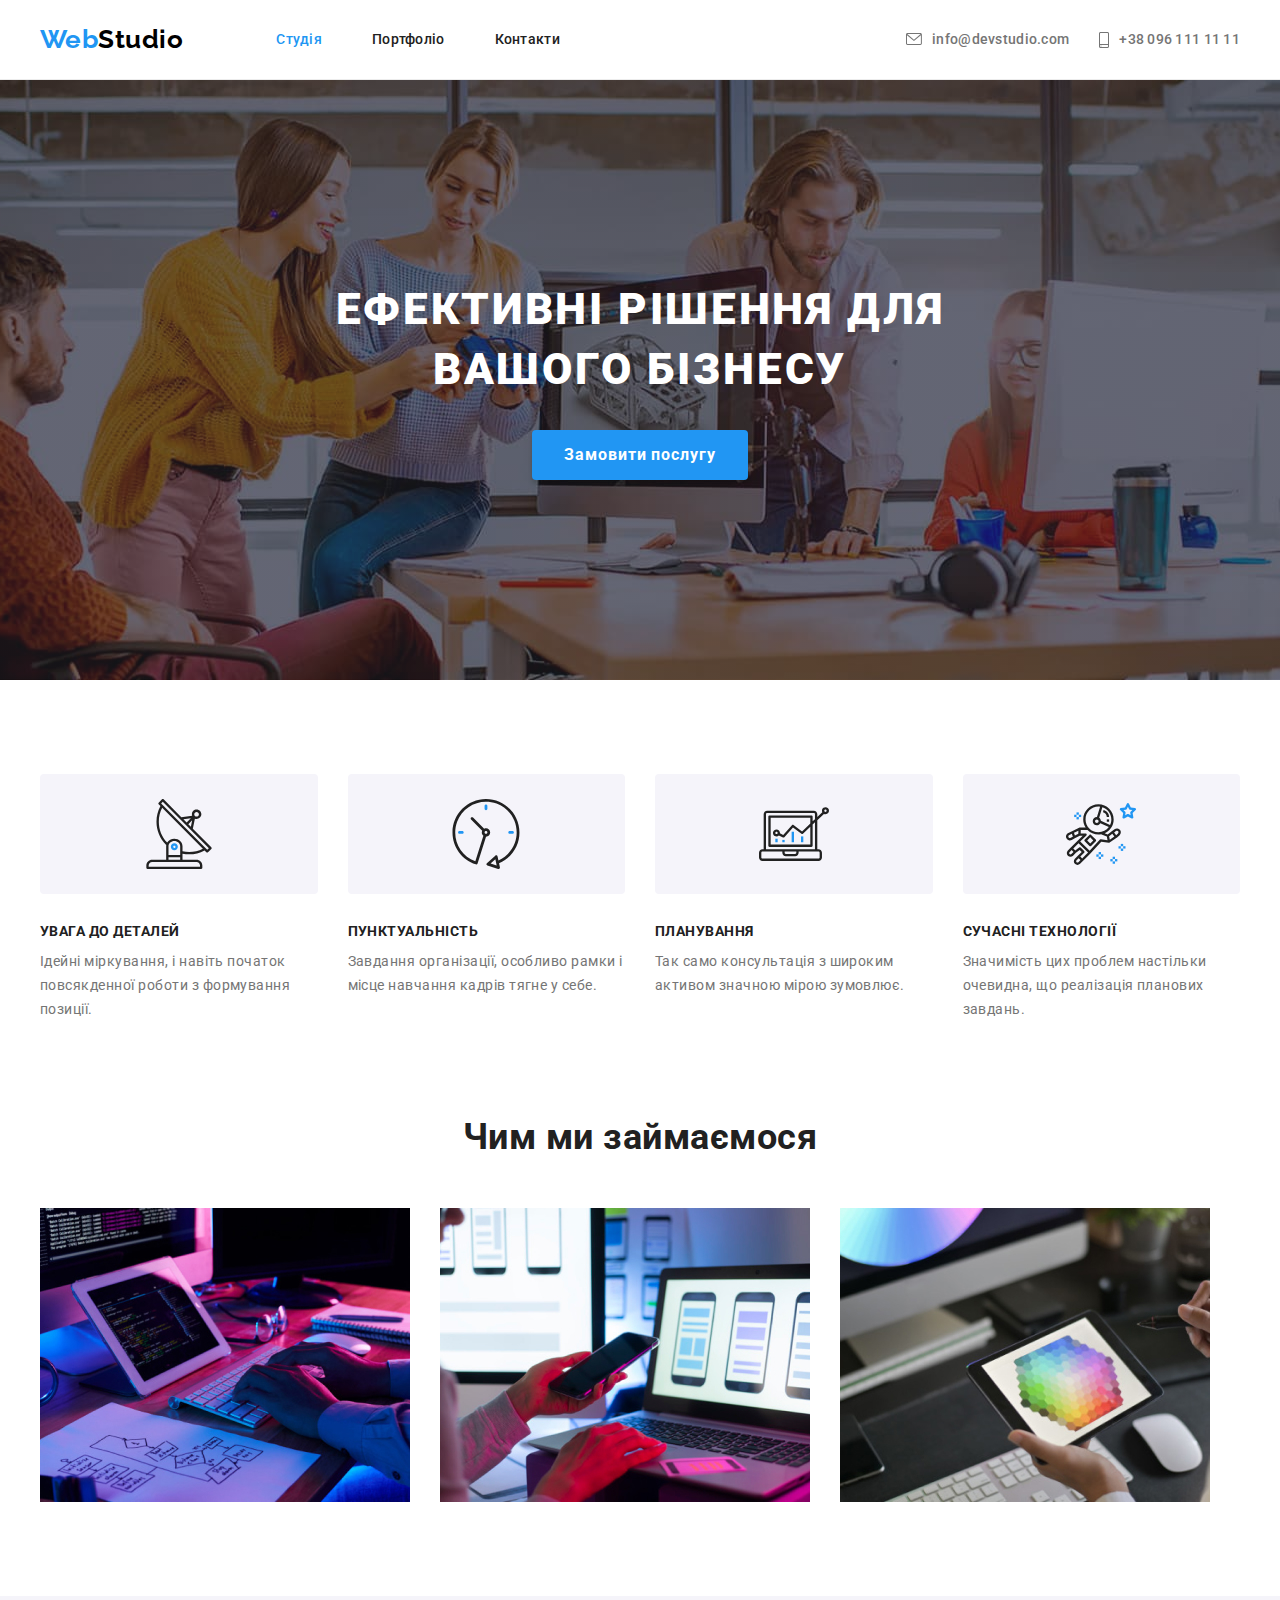
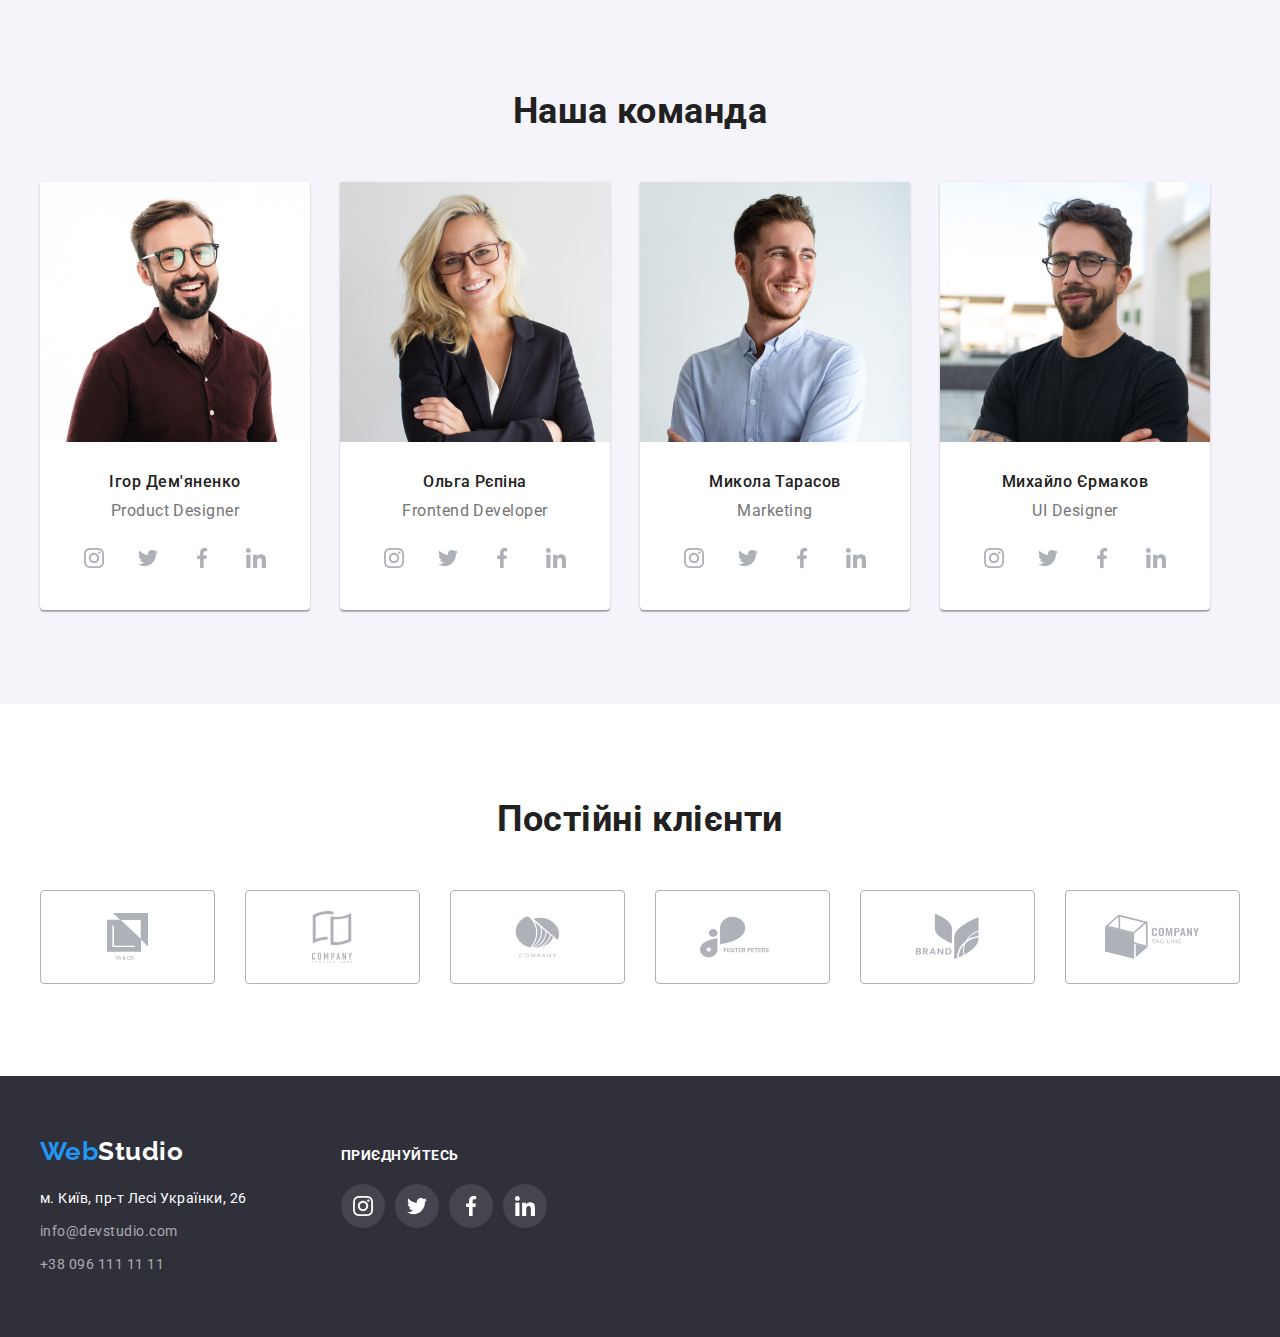
<file: index.html>
<!DOCTYPE html>
<html lang="uk">
  <head>
    <meta charset="UTF-8" />
    <meta http-equiv="X-UA-Compatible" content="IE=edge" />
    <meta name="viewport" content="width=device-width, initial-scale=1.0" />
    <title>WebStudio</title>
    <link rel="preconnect" href="https://fonts.googleapis.com" />
    <link rel="preconnect" href="https://fonts.gstatic.com" crossorigin />
    <link
      href="https://fonts.googleapis.com/css2?family=Raleway:wght@700&family=Roboto:wght@400;500;700;900&display=swap"
      rel="stylesheet" />
    <link
      rel="stylesheet"
      href="https://cdnjs.cloudflare.com/ajax/libs/modern-normalize/1.1.0/modern-normalize.min.css"
      integrity="sha512-wpPYUAdjBVSE4KJnH1VR1HeZfpl1ub8YT/NKx4PuQ5NmX2tKuGu6U/JRp5y+Y8XG2tV+wKQpNHVUX03MfMFn9Q=="
      crossorigin="anonymous"
      referrerpolicy="no-referrer" />
    <link rel="stylesheet" href="./css/styles.css" />
  </head>
  <body>
    <header>
      <div class="container container-header">
        <nav class="header-nav">
          <a class="logo" href="./"><span>Web</span>Studio</a>
          <ul class="site-nav list-header">
            <li><a class="current" href="./">Студія</a></li>
            <li><a href="./portfolio.html">Портфоліо</a></li>
            <li><a href="#">Контакти</a></li>
          </ul>
        </nav>
        <ul class="auth-nav list-header">
          <li>
            <a class="header-link" href="mailto:info@devstudio.com">
              <svg width="16" height="12" class="icon-header icon-letter">
                <use href="./images/sprite.svg#icon-letter"></use>
              </svg>
              info@devstudio.com
            </a>
          </li>
          <li>
            <a class="header-link" href="tel:+380961111111">
              <svg width="10" height="16" class="icon-header icon-smartphone">
                <use href="./images/sprite.svg#icon-smartphone"></use>
              </svg>
              +38 096 111 11 11</a
            >
          </li>
        </ul>
      </div>
    </header>

    <main>
      <section class="hero">
        <div class="container">
          <h1 class="hero-title">
            Ефективні рішення для <br />
            вашого бізнесу
          </h1>
          <button type="button" class="hero-button">Замовити послугу</button>
        </div>
      </section>

      <section class="section section-plus">
        <div class="container">
          <h2 class="section-title visually-hidden">Плюси команди</h2>
          <ul class="plus-list">
            <li>
              <div class="plus-list-block">
                <svg class="plus-list-icon icon-antenna">
                  <use href="./images/sprite.svg#icon-antenna"></use>
                </svg>
              </div>
              <h3>Увага до деталей</h3>
              <p>
                Ідейні міркування, і навіть початок повсякденної роботи з
                формування позиції.
              </p>
            </li>
            <li>
              <div class="plus-list-block">
                <svg class="plus-list-icon icon-clock">
                  <use href="./images/sprite.svg#icon-clock"></use>
                </svg>
              </div>
              <h3>Пунктуальність</h3>
              <p>
                Завдання організації, особливо рамки і місце навчання кадрів
                тягне у себе.
              </p>
            </li>
            <li>
              <div class="plus-list-block">
                <svg class="plus-list-icon icon-diagram">
                  <use href="./images/sprite.svg#icon-diagram"></use>
                </svg>
              </div>
              <h3>Планування</h3>
              <p>
                Так само консультація з широким активом значною мірою зумовлює.
              </p>
            </li>
            <li>
              <div class="plus-list-block">
                <svg class="plus-list-icon icon-astronaut">
                  <use href="./images/sprite.svg#icon-astronaut"></use>
                </svg>
              </div>
              <h3>Сучасні технології</h3>
              <p>
                Значимість цих проблем настільки очевидна, що реалізація
                планових завдань.
              </p>
            </li>
          </ul>
        </div>
      </section>

      <section class="section">
        <div class="container">
          <h2 class="section-title">Чим ми займаємося</h2>
          <ul class="work-list">
            <li>
              <img
                src="./images/work1.jpg"
                width="370"
                alt="Руки за ноутбуком" />
            </li>
            <li>
              <img
                src="./images/work2.jpg"
                width="370"
                alt="Руки за телефоном та ноутбуком" />
            </li>
            <li>
              <img
                src="./images/work3.jpg"
                width="370"
                alt="Руки з планшетом" />
            </li>
          </ul>
        </div>
      </section>

      <section class="section section-team">
        <div class="container">
          <h2 class="section-title">Наша команда</h2>
          <ul class="team-list">
            <li>
              <img
                src="./images/people1.jpg"
                width="270"
                alt="Ігор Дем'яненко Продукт Дизайнер" />
              <div class="team-list-description">
                <h3>Ігор Дем'яненко</h3>
                <p lang="en">Product Designer</p>
                <div class="list-links">
                  <a href="#" aria-label="Instagram">
                    <svg width="20" height="20">
                      <use href="./images/sprite.svg#icon-instagram"></use>
                    </svg>
                  </a>
                  <a href="#" aria-label="Twitter">
                    <svg width="20" height="20">
                      <use href="./images/sprite.svg#icon-twitter"></use>
                    </svg>
                  </a>
                  <a href="#" aria-label="Facebook">
                    <svg width="20" height="20">
                      <use href="./images/sprite.svg#icon-facebook"></use>
                    </svg>
                  </a>
                  <a href="#" aria-label="Linkedin">
                    <svg width="20" height="20">
                      <use href="./images/sprite.svg#icon-linkedin"></use>
                    </svg>
                  </a>
                </div>
              </div>
            </li>
            <li>
              <img
                src="./images/people2.jpg"
                width="270"
                alt="Ольга Рєпіна Фронтенд Розробник" />
              <div class="team-list-description">
                <h3>Ольга Рєпіна</h3>
                <p lang="en">Frontend Developer</p>
                <div class="list-links">
                  <a href="#" aria-label="Instagram">
                    <svg width="20" height="20">
                      <use href="./images/sprite.svg#icon-instagram"></use>
                    </svg>
                  </a>
                  <a href="#" aria-label="Twitter">
                    <svg width="20" height="20">
                      <use href="./images/sprite.svg#icon-twitter"></use>
                    </svg>
                  </a>
                  <a href="#" aria-label="Facebook">
                    <svg width="20" height="20">
                      <use href="./images/sprite.svg#icon-facebook"></use>
                    </svg>
                  </a>
                  <a href="#" aria-label="Linkedin">
                    <svg width="20" height="20">
                      <use href="./images/sprite.svg#icon-linkedin"></use>
                    </svg>
                  </a>
                </div>
              </div>
            </li>
            <li>
              <img
                src="./images/people3.jpg"
                width="270"
                alt="Микола Тарасов Маркетолог" />
              <div class="team-list-description">
                <h3>Микола Тарасов</h3>
                <p lang="en">Marketing</p>
                <div class="list-links">
                  <a href="#" aria-label="Instagram">
                    <svg width="20" height="20">
                      <use href="./images/sprite.svg#icon-instagram"></use>
                    </svg>
                  </a>
                  <a href="#" aria-label="Twitter">
                    <svg width="20" height="20">
                      <use href="./images/sprite.svg#icon-twitter"></use>
                    </svg>
                  </a>
                  <a href="#" aria-label="Facebook">
                    <svg width="20" height="20">
                      <use href="./images/sprite.svg#icon-facebook"></use>
                    </svg>
                  </a>
                  <a href="#" aria-label="Linkedin">
                    <svg width="20" height="20">
                      <use href="./images/sprite.svg#icon-linkedin"></use>
                    </svg>
                  </a>
                </div>
              </div>
            </li>
            <li>
              <img
                src="./images/people4.jpg"
                width="270"
                alt="Михайло Єрмаков Дизайнер" />
              <div class="team-list-description">
                <h3>Михайло Єрмаков</h3>
                <p lang="en">UI Designer</p>
                <div class="list-links">
                  <a href="#" aria-label="Instagram">
                    <svg width="20" height="20">
                      <use href="./images/sprite.svg#icon-instagram"></use>
                    </svg>
                  </a>
                  <a href="#" aria-label="Twitter">
                    <svg width="20" height="20">
                      <use href="./images/sprite.svg#icon-twitter"></use>
                    </svg>
                  </a>
                  <a href="#" aria-label="Facebook">
                    <svg width="20" height="20">
                      <use href="./images/sprite.svg#icon-facebook"></use>
                    </svg>
                  </a>
                  <a href="#" aria-label="Linkedin">
                    <svg width="20" height="20">
                      <use href="./images/sprite.svg#icon-linkedin"></use>
                    </svg>
                  </a>
                </div>
              </div>
            </li>
          </ul>
        </div>
      </section>
      <section class="section">
        <div class="container">
          <h2 class="section-title">Постійні клієнти</h2>

          <ul class="constant-clients">
            <li>
              <a href="#" aria-label="Clients-1">
                <svg width="47" height="47">
                  <use href="./images/sprite.svg#icon-clients-1"></use>
                </svg>
              </a>
            </li>
            <li>
              <a href="#" aria-label="Clients-2">
                <svg width="52" height="52">
                  <use href="./images/sprite.svg#icon-clients-2"></use>
                </svg>
              </a>
            </li>
            <li>
              <a href="#" aria-label="Clients-3">
                <svg width="45" height="45">
                  <use href="./images/sprite.svg#icon-clients-3"></use>
                </svg>
              </a>
            </li>
            <li>
              <a href="#" aria-label="Clients-4">
                <svg width="85" height="42">
                  <use href="./images/sprite.svg#icon-clients-4"></use>
                </svg>
              </a>
            </li>
            <li>
              <a href="#" aria-label="Clients-5">
                <svg width="63" height="63">
                  <use href="./images/sprite.svg#icon-clients-5"></use>
                </svg>
              </a>
            </li>
            <li>
              <a href="#" aria-label="Clients-6">
                <svg width="94" height="45">
                  <use href="./images/sprite.svg#icon-clients-6"></use>
                </svg>
              </a>
            </li>
          </ul>
        </div>
      </section>
    </main>
    <footer>
      <div class="container footer-container">
        <div class="address-block">
          <a class="logo" href="./"><span>Web</span>Studio</a>
          <address>
            <ul class="footer-list">
              <li>
                <a
                  class="address"
                  href="https://goo.gl/maps/xmeyBRsfCapphT4X6"
                  target="_blank"
                  rel="noopener noreferrer nofollow">
                  м. Київ, пр-т Лесі Українки, 26
                </a>
              </li>
              <li>
                <a href="mailto:info@devstudio.com">info@devstudio.com</a>
              </li>
              <li><a href="tel:+380961111111">+38 096 111 11 11</a></li>
            </ul>
          </address>
        </div>
        <div class="connect-block">
          <h3>Приєднуйтесь</h3>
          <div class="list-links">
            <a href="#" aria-label="Instagram">
              <svg width="20" height="20">
                <use href="./images/sprite.svg#icon-instagram"></use>
              </svg>
            </a>
            <a href="#" aria-label="Twitter">
              <svg width="20" height="20">
                <use href="./images/sprite.svg#icon-twitter"></use>
              </svg>
            </a>
            <a href="#" aria-label="Facebook">
              <svg width="20" height="20">
                <use href="./images/sprite.svg#icon-facebook"></use>
              </svg>
            </a>
            <a href="#" aria-label="Linkedin">
              <svg width="20" height="20">
                <use href="./images/sprite.svg#icon-linkedin"></use>
              </svg>
            </a>
          </div>
        </div>
      </div>
    </footer>
  </body>
</html>
</file>
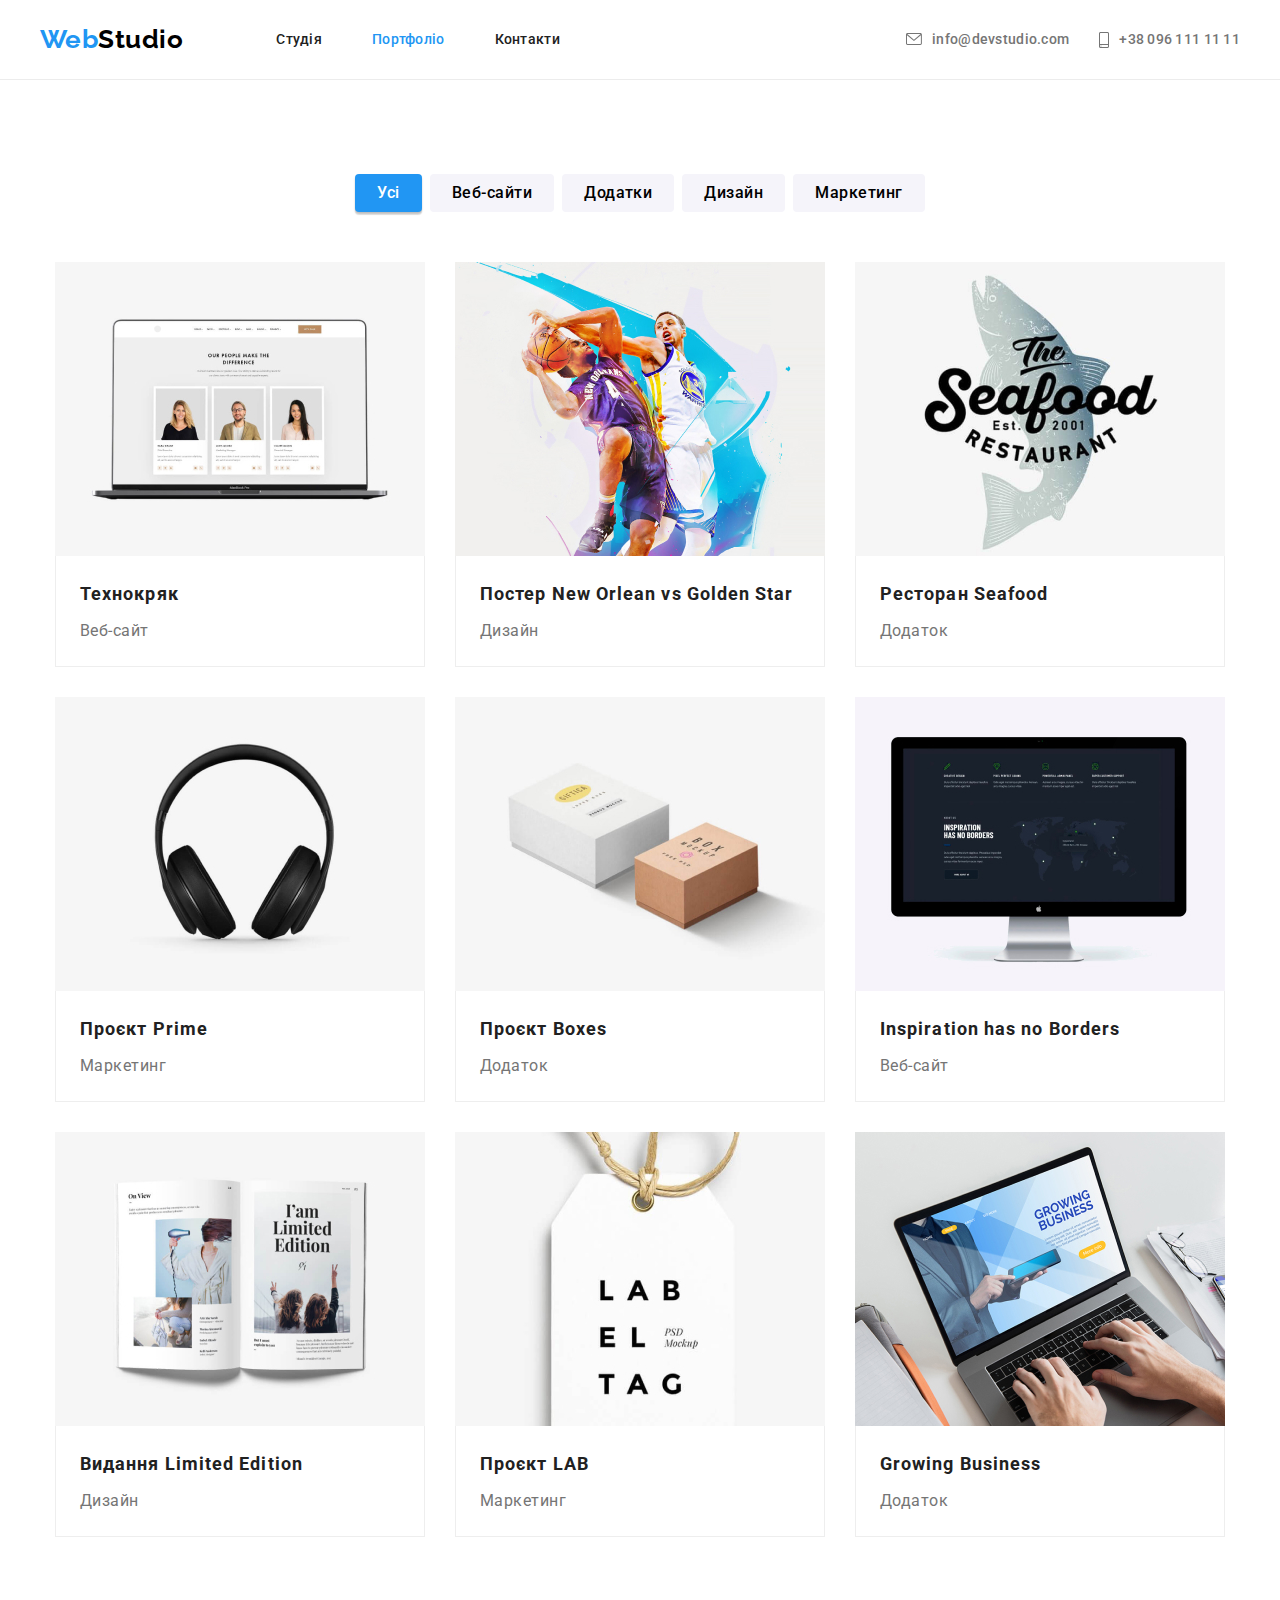
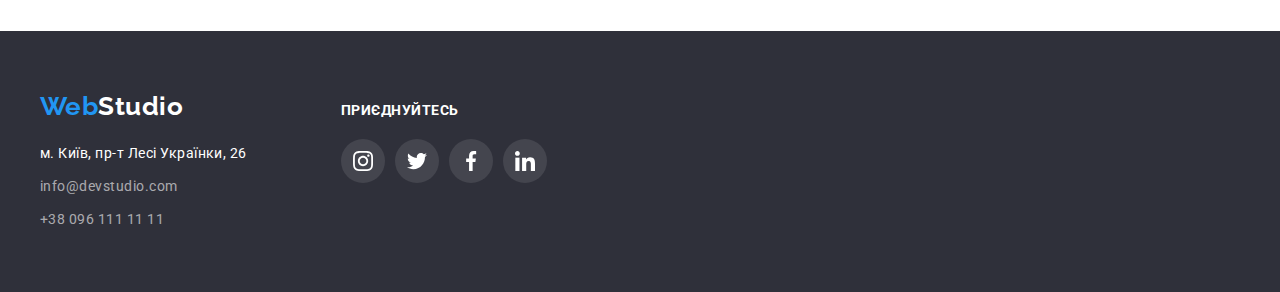
<file: portfolio.html>
<!DOCTYPE html>
<html lang="uk">
  <head>
    <meta charset="UTF-8" />
    <meta http-equiv="X-UA-Compatible" content="IE=edge" />
    <meta name="viewport" content="width=device-width, initial-scale=1.0" />
    <title>WebStudio Portfolio</title>
    <link rel="preconnect" href="https://fonts.googleapis.com" />
    <link rel="preconnect" href="https://fonts.gstatic.com" crossorigin />
    <link
      href="https://fonts.googleapis.com/css2?family=Raleway:wght@700&family=Roboto:wght@400;500;700;900&display=swap"
      rel="stylesheet" />
    <link
      rel="stylesheet"
      href="https://cdnjs.cloudflare.com/ajax/libs/modern-normalize/1.1.0/modern-normalize.min.css"
      integrity="sha512-wpPYUAdjBVSE4KJnH1VR1HeZfpl1ub8YT/NKx4PuQ5NmX2tKuGu6U/JRp5y+Y8XG2tV+wKQpNHVUX03MfMFn9Q=="
      crossorigin="anonymous"
      referrerpolicy="no-referrer" />
    <link rel="stylesheet" href="./css/styles.css" />
  </head>
  <body>
    <header>
      <div class="container container-header">
        <nav class="header-nav">
          <a class="logo" href="./"><span>Web</span>Studio</a>
          <ul class="site-nav list-header">
            <li><a href="./">Студія</a></li>
            <li><a class="current" href="./portfolio.html">Портфоліо</a></li>
            <li><a href="#">Контакти</a></li>
          </ul>
        </nav>
        <ul class="auth-nav list-header">
          <li>
            <a class="header-link" href="mailto:info@devstudio.com">
              <svg width="16" height="12" class="icon-header icon-letter">
                <use href="./images/sprite.svg#icon-letter"></use>
              </svg>
              info@devstudio.com
            </a>
          </li>
          <li>
            <a class="header-link" href="tel:+380961111111">
              <svg width="10" height="16" class="icon-header icon-smartphone">
                <use href="./images/sprite.svg#icon-smartphone"></use>
              </svg>
              +38 096 111 11 11</a
            >
          </li>
        </ul>
      </div>
    </header>

    <main>
      <h1 class="visually-hidden">Портфоліо</h1>
      <section class="section portfolio">
        <div class="container">
          <ul class="portfolio-categories">
            <li><button class="active" type="button">Усі</button></li>
            <li><button type="button">Веб-сайти</button></li>
            <li><button type="button">Додатки</button></li>
            <li><button type="button">Дизайн</button></li>
            <li><button type="button">Маркетинг</button></li>
          </ul>
          <h2 class="visually-hidden">Портфоліо категорії</h2>
          <ul class="portfolio-list">
            <li>
              <a href="#">
                <img src="./images/portfolio1.jpg" alt="Технокряк Веб-сайт" />
                <div class="portfolio-content">
                  <h3>Технокряк</h3>
                  <p>Веб-сайт</p>
                </div>
              </a>
            </li>
            <li>
              <a href="#">
                <img
                  src="./images/portfolio2.jpg"
                  alt="Постер New Orlean vs Golden Star Дизайн" />
                <div class="portfolio-content">
                  <h3>Постер New Orlean vs Golden Star</h3>
                  <p>Дизайн</p>
                </div>
              </a>
            </li>
            <li>
              <a href="#">
                <img
                  src="./images/portfolio3.jpg"
                  alt="Ресторан Seafood Додаток" />
                <div class="portfolio-content">
                  <h3>Ресторан Seafood</h3>
                  <p>Додаток</p>
                </div>
              </a>
            </li>
            <li>
              <a href="#">
                <img
                  src="./images/portfolio4.jpg"
                  alt="Проєкт Prime Маркетинг" />
                <div class="portfolio-content">
                  <h3>Проєкт Prime</h3>
                  <p>Маркетинг</p>
                </div>
              </a>
            </li>
            <li>
              <a href="#">
                <img src="./images/portfolio5.jpg" alt="Проєкт Boxes Додаток" />
                <div class="portfolio-content">
                  <h3>Проєкт Boxes</h3>
                  <p>Додаток</p>
                </div>
              </a>
            </li>
            <li>
              <a href="#">
                <img
                  src="./images/portfolio6.jpg"
                  alt="Inspiration has no Borders Веб-сайт" />
                <div class="portfolio-content">
                  <h3>Inspiration has no Borders</h3>
                  <p>Веб-сайт</p>
                </div>
              </a>
            </li>
            <li>
              <a href="#">
                <img
                  src="./images/portfolio7.jpg"
                  alt="Видання Limited Edition Дизайн" />
                <div class="portfolio-content">
                  <h3>Видання Limited Edition</h3>
                  <p>Дизайн</p>
                </div>
              </a>
            </li>
            <li>
              <a href="#">
                <img src="./images/portfolio8.jpg" alt="Проєкт LAB Маркетинг" />
                <div class="portfolio-content">
                  <h3>Проєкт LAB</h3>
                  <p>Маркетинг</p>
                </div>
              </a>
            </li>
            <li>
              <a href="#">
                <img
                  src="./images/portfolio9.jpg"
                  alt="Growing Business Додаток" />
                <div class="portfolio-content">
                  <h3>Growing Business</h3>
                  <p>Додаток</p>
                </div>
              </a>
            </li>
          </ul>
        </div>
      </section>
    </main>
    <footer>
      <div class="container footer-container">
        <div class="address-block">
          <a class="logo" href="./"><span>Web</span>Studio</a>
          <address>
            <ul class="footer-list">
              <li>
                <a
                  class="address"
                  href="https://goo.gl/maps/xmeyBRsfCapphT4X6"
                  target="_blank"
                  rel="noopener noreferrer nofollow">
                  м. Київ, пр-т Лесі Українки, 26
                </a>
              </li>
              <li>
                <a href="mailto:info@devstudio.com">info@devstudio.com</a>
              </li>
              <li><a href="tel:+380961111111">+38 096 111 11 11</a></li>
            </ul>
          </address>
        </div>
        <div class="connect-block">
          <h3>Приєднуйтесь</h3>
          <div class="list-links">
            <a href="#" aria-label="Instagram">
              <svg width="20" height="20">
                <use href="./images/sprite.svg#icon-instagram"></use>
              </svg>
            </a>
            <a href="#" aria-label="Twitter">
              <svg width="20" height="20">
                <use href="./images/sprite.svg#icon-twitter"></use>
              </svg>
            </a>
            <a href="#" aria-label="Facebook">
              <svg width="20" height="20">
                <use href="./images/sprite.svg#icon-facebook"></use>
              </svg>
            </a>
            <a href="#" aria-label="Linkedin">
              <svg width="20" height="20">
                <use href="./images/sprite.svg#icon-linkedin"></use>
              </svg>
            </a>
          </div>
        </div>
      </div>
    </footer>
  </body>
</html>
</file>
<file: css/styles.css>
:root {
  --primary-text-color: #212121;
  --secondary-text-color: #757575;

  --accent-color: #2196f3;
  --white-color: #ffffff;
  --black-color: #000;

  --white-color-opacity: rgba(255, 255, 255, 0.6);

  --primary-bg-color: #2f303a;
  --secondary-bg-color: #f5f4fa;

  --shadow-black: rgba(0, 0, 0, 0.15);

  --light-grey: #afb1b8;
  --light-black: rgba(255, 255, 255, 0.1);
}

body {
  margin: 0;

  font-family: Roboto, sans-serif;
  background-color: var(--white-color);
  color: var(--primary-text-color);
  font-weight: 400;
  letter-spacing: 0.03em;
}

h1,
h2,
h3,
h4,
h5,
h6,
p {
  margin: 0;
}

img {
  display: block;
  max-width: 100%;
  height: auto;
}

ul,
ol {
  margin: 0;
  padding-left: 0;

  list-style: none;
}

a {
  color: inherit;
  outline: none;
  text-decoration: none;
}

button {
  font-family: inherit;
  letter-spacing: inherit;
  font-size: 16px;
  cursor: pointer;
}

.container {
  max-width: 1200px;
  width: 100%;
  margin-left: auto;
  margin-right: auto;
  padding-right: 15px;
  padding-left: 15px;
}

.section {
  padding-top: 94px;
  padding-bottom: 94px;
}

header {
  border-bottom: 1px solid #ececec;
}

/* Site nav*/
.header-nav {
  display: flex;
}

.container-header {
  display: flex;
  align-items: center;
  min-height: 79px;
}

.logo {
  font-family: "Raleway", sans-serif;
  font-weight: 700;
  font-size: 26px;
  line-height: 1.19;
  color: var(--black-color);
}

.logo span {
  color: var(--accent-color);
}

.list-header {
  display: flex;
  align-items: center;

  font-size: 14px;
  line-height: 1.14;
  letter-spacing: 0.02em;
  font-weight: 500;
}

.list-header a:hover,
.list-header a:focus {
  color: var(--accent-color);
}

.list-header .current {
  color: var(--accent-color);
}

.header-link {
  display: flex;
  align-items: center;
  fill: var(--secondary-text-color);
}

.header-link:hover,
.header-link:focus {
  fill: var(--accent-color);
}

.icon-header {
  margin-right: 10px;
}

.site-nav {
  margin-left: 93px;
  gap: 50px;
}
.auth-nav {
  color: var(--secondary-text-color);
  margin-left: auto;
  gap: 30px;
}

/*hero*/
.hero-title {
  color: var(--white-color);
  font-weight: 900;
  font-size: 44px;
  line-height: 1.36;
  letter-spacing: 0.06em;
  text-transform: uppercase;
}

.hero {
  padding: 200px 0;
  margin-left: auto;
  margin-right: auto;

  background-color: var(--primary-bg-color);
  background-image: linear-gradient(
      to right,
      rgba(47, 48, 58, 0.4),
      rgba(47, 48, 58, 0.4)
    ),
    url("../images/image-bg.jpg");
  background-repeat: no-repeat;
  background-size: cover;
  background-position: center;
  max-width: 1600px;
  text-align: center;
}

.hero-button {
  margin-top: 30px;
  padding: 10px 32px;

  background-color: var(--accent-color);
  color: var(--white-color);
  font-weight: 700;
  line-height: 1.88;
  letter-spacing: 0.06em;
  box-shadow: 0px 4px 4px var(--shadow-black);
  border-radius: 4px;
  border: none;
}

.section-title {
  font-weight: 700;
  font-size: 36px;
  line-height: 1.17;
  text-align: center;
}

.visually-hidden {
  position: absolute;
  white-space: nowrap;
  width: 1px;
  height: 1px;
  overflow: hidden;
  border: 0;
  padding: 0;
  clip: rect(0 0 0 0);
  clip-path: inset(50%);
  margin: -1px;
}

/*section plus*/
.section-plus {
  padding-bottom: 0;
}

.section-plus h3 {
  font-weight: 700;
  font-size: 14px;
  line-height: 1.14;
  text-transform: uppercase;
}

.section-plus p {
  color: var(--secondary-text-color);
  font-size: 14px;
  line-height: 1.71;
}

.section-team {
  background-color: var(--secondary-bg-color);
}

.section-team li {
  background-color: var(--white-color);
  box-shadow: 0px 1px 3px rgba(0, 0, 0, 0.12), 0px 1px 1px rgba(0, 0, 0, 0.14),
    0px 2px 1px rgba(0, 0, 0, 0.2);
  border-radius: 0px 0px 4px 4px;
  font-size: 16px;
  line-height: 1.19;
  text-align: center;
}

.plus-list {
  display: flex;
  gap: 30px;
}

.plus-list h3 {
  margin-bottom: 10px;
}

.plus-list li {
  flex-basis: calc((100% - 90px) / 4);
}

.plus-list-block {
  display: flex;
  justify-content: center;
  padding: 25px;
  margin-bottom: 30px;

  background: var(--secondary-bg-color);
  border-radius: 4px;
}

.plus-list-icon {
  width: 70px;
  height: 70px;
}

/*section work*/
.work-list {
  margin-top: 50px;
  display: flex;
  align-items: flex-start;
  /* gap: 30px; так лучше, но сделаю через чайлд*/
}

.work-list li:not(:last-child) {
  margin-right: 30px;
}

/*section team*/
.section-team h3 {
  font-weight: 500;
}

.team-list {
  margin-top: 50px;
  display: flex;
  gap: 30px;
}

.team-list-description {
  padding: 30px;
}

.team-list-description h3 {
  margin-bottom: 10px;
  font-size: 16px;
}

.team-list-description p {
  margin-bottom: 16px;
}

.section-team p {
  color: var(--secondary-text-color);
}

.list-links {
  display: flex;
  gap: 10px;
  align-items: center;
  justify-content: center;
}

.list-links a {
  display: flex;
  align-items: center;
  justify-content: center;

  min-width: 44px;
  height: 44px;
  fill: var(--light-grey);
  border-radius: 50%;
}

.list-links a:hover,
.list-links a:focus {
  fill: var(--white-color);
  background-color: var(--accent-color);
}

/*Constant clients*/

.constant-clients {
  display: flex;
  gap: 30px;
  margin-top: 50px;
}

.constant-clients li {
  flex-basis: calc((100% - 150px) / 6);

  min-height: 92px;
}

.constant-clients a {
  height: 100%;
  display: flex;
  align-items: center;
  justify-content: center;

  border: 1px solid var(--light-grey);
  border-radius: 4px;
  fill: var(--light-grey);
}

.constant-clients a:hover,
.constant-clients a:focus {
  border: 1px solid var(--accent-color);
  fill: var(--accent-color);
}

/*Footer*/
footer {
  background-color: var(--primary-bg-color);
  padding-top: 60px;
  padding-bottom: 60px;
}

footer .logo {
  margin-bottom: 20px;
  display: inline-block;

  color: var(--white-color);
}

footer a {
  font-size: 14px;
  line-height: 1.71;
  color: var(--white-color-opacity);
}

.footer-list li:not(:last-child) {
  margin-bottom: 9px;
}

.address {
  color: var(--white-color);
}

.address-block {
  max-width: 231px;
  width: 100%;
}

address {
  font-style: normal;
}

.footer-container {
  display: flex;
  align-items: baseline;

  gap: 70px;
}

.connect-block h3 {
  margin-bottom: 20px;

  font-size: 14px;
  line-height: 1.14;
  color: var(--white-color);
  text-transform: uppercase;
}

.connect-block .list-links a:not(:hover) {
  fill: var(--white-color);
  background-color: var(--light-black);
}

/* Portfolio page two*/
.portfolio button {
  font-weight: 500;
  font-size: 16px;
  line-height: 1.63;
  text-align: center;
  background-color: var(--secondary-bg-color);
  border-radius: 4px;
  border: none;
}

.portfolio button:hover,
.portfolio button:focus,
.portfolio .active {
  background-color: var(--accent-color);
  box-shadow: 0px 3px 1px rgba(0, 0, 0, 0.1), 0px 1px 2px rgba(0, 0, 0, 0.08),
    0px 2px 2px rgba(0, 0, 0, 0.12);
  color: var(--white-color);
}

.portfolio-categories {
  display: flex;
  justify-content: center;
  gap: 8px;
}

.portfolio-categories button {
  padding: 6px 22px;
}

.portfolio-list {
  display: flex;
  flex-wrap: wrap;
  margin-top: 50px;
  gap: 30px;
  justify-content: center;
}

.portfolio-list h3 {
  font-weight: 700;
  font-size: 18px;
  line-height: 2;
  letter-spacing: 0.06em;
}

.portfolio-list p {
  font-size: 16px;
  line-height: 1.88;
  color: var(--secondary-text-color);
}

.portfolio-list img {
  width: 370px;
  height: 294px;
}

.portfolio-content {
  padding: 20px 24px;
  border: 1px solid #eeeeee;
  border-top: 0;
}

.portfolio-content h3 {
  margin-bottom: 4px;
}

.portfolio-list a {
  display: block;
}

.portfolio-list a:hover,
.portfolio-list a:focus {
  box-shadow: 0px 1px 1px rgba(0, 0, 0, 0.12), 0px 4px 4px rgba(0, 0, 0, 0.06),
    1px 4px 6px rgba(0, 0, 0, 0.16);
}
</file>
